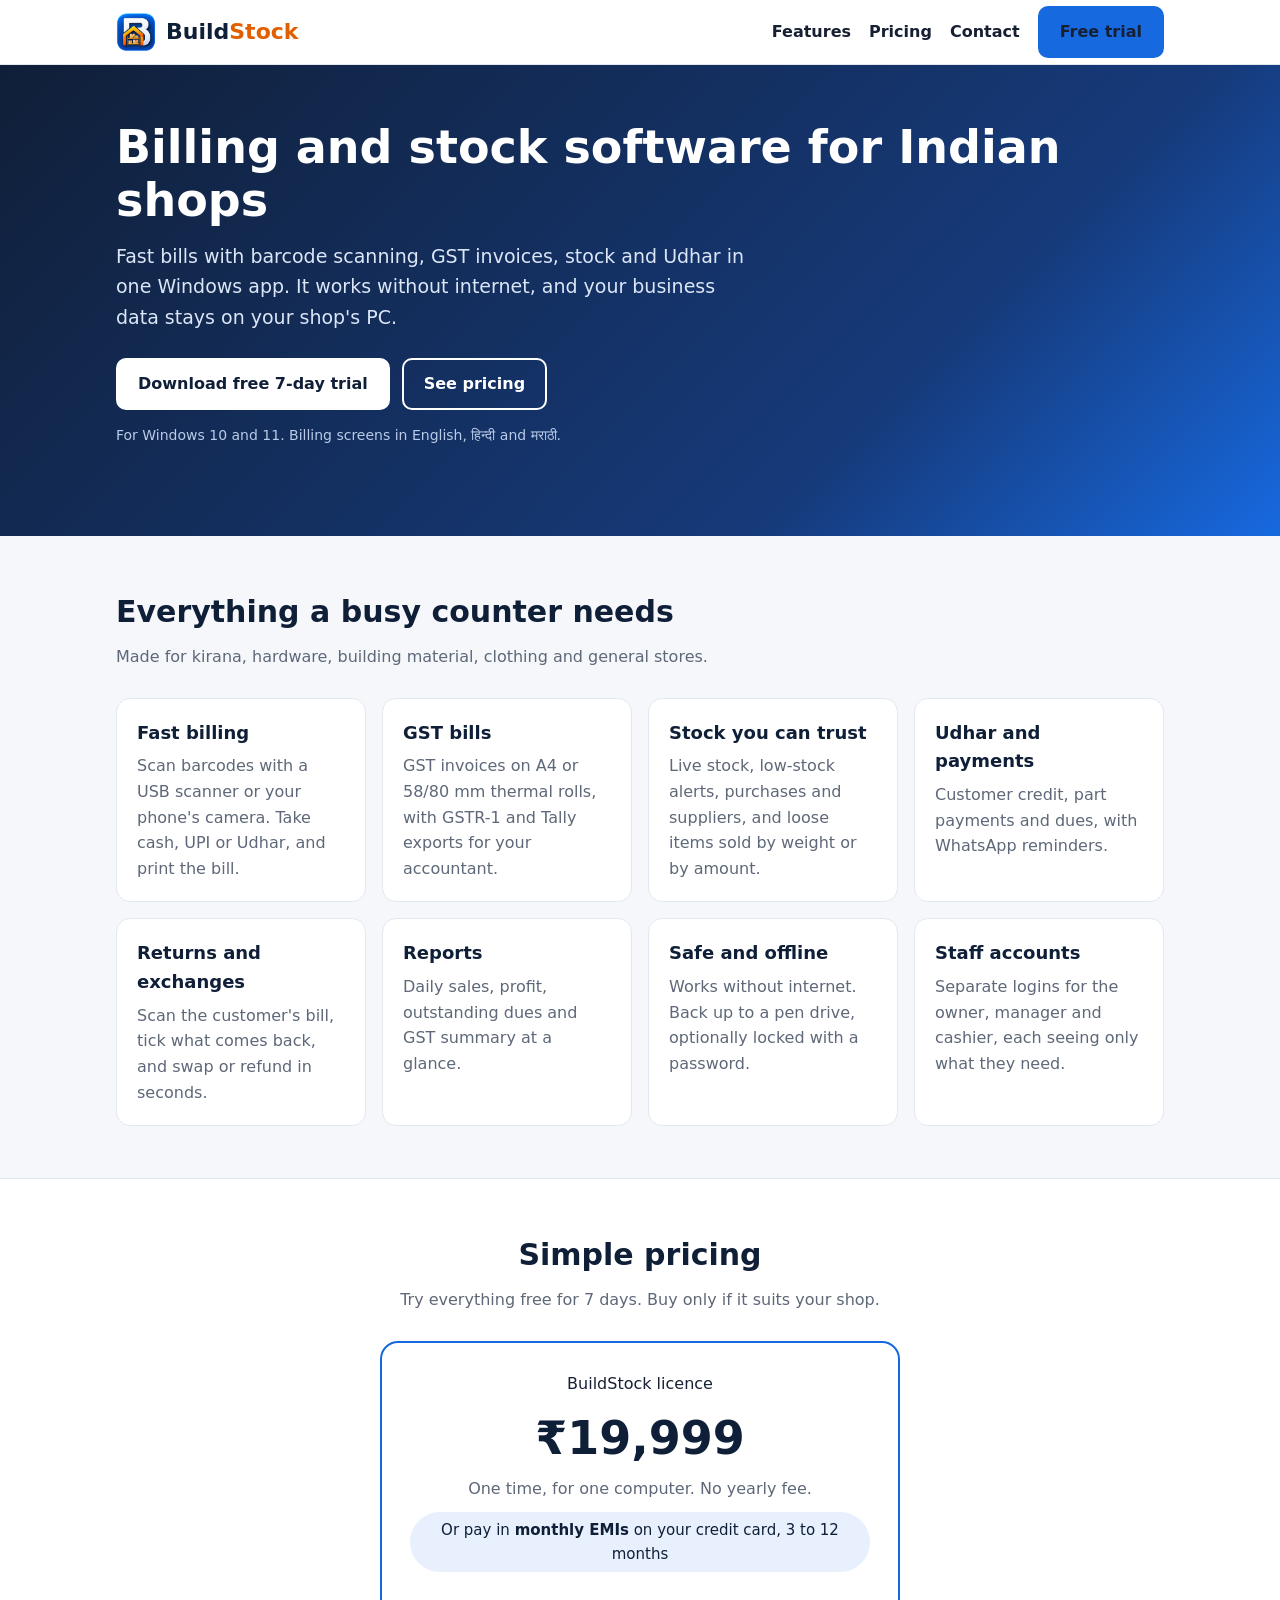
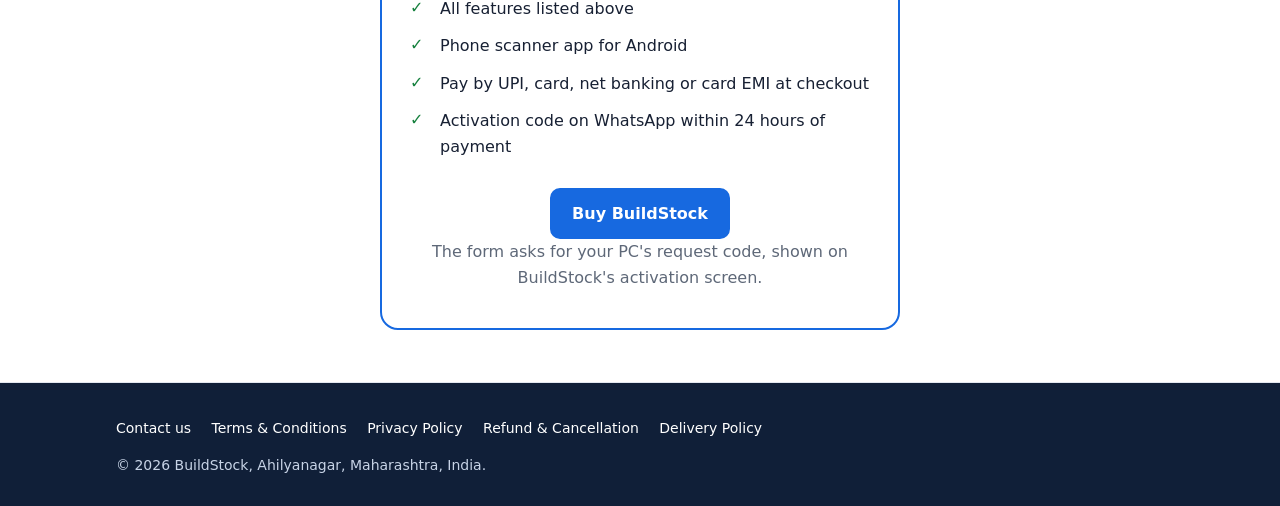
<file: index.html>
<!doctype html>
<html lang="en">
<head>
<meta charset="utf-8">
<meta name="viewport" content="width=device-width, initial-scale=1">
<title>BuildStock: billing and stock software for Indian shops</title>
<meta name="description" content="BuildStock is Windows billing and stock software for Indian shops: fast barcode billing, GST bills, stock, Udhar and reports. Works offline. ₹19,999 one time, 7-day free trial.">
<meta property="og:title" content="BuildStock: billing and stock software for Indian shops">
<meta property="og:description" content="Fast barcode billing, GST bills, stock and Udhar in one Windows app. Works offline. 7-day free trial.">
<meta property="og:image" content="img/logo-512.png">
<link rel="icon" href="favicon.png">
<link rel="stylesheet" href="style.css">
</head>
<body>
<header class="site-header">
  <div class="wrap">
    <a class="brand" href="index.html"><img src="img/icon-128.png" alt="" width="40" height="40"><span>Build<span class="stock">Stock</span></span></a>
    <nav class="nav">
      <a href="#features">Features</a>
      <a href="#pricing">Pricing</a>
      <a href="contact.html">Contact</a>
      <a class="btn btn-primary" href="https://github.com/h2230978-png/buildstock-releases/releases/latest">Free trial</a>
    </nav>
  </div>
</header>

<main>
  <section class="hero">
    <div class="wrap">
      <h1>Billing and stock software for Indian shops</h1>
      <p>Fast bills with barcode scanning, GST invoices, stock and Udhar in one Windows app. It works without internet, and your business data stays on your shop's PC.</p>
      <div class="actions">
        <a class="btn btn-light" href="https://github.com/h2230978-png/buildstock-releases/releases/latest">Download free 7-day trial</a>
        <a class="btn btn-ghost" href="#pricing">See pricing</a>
      </div>
      <p class="note">For Windows 10 and 11. Billing screens in English, हिन्दी and मराठी.</p>
    </div>
  </section>

  <section id="features">
    <div class="wrap">
      <h2>Everything a busy counter needs</h2>
      <p class="lead">Made for kirana, hardware, building material, clothing and general stores.</p>
      <div class="grid">
        <div class="card"><h3>Fast billing</h3><p>Scan barcodes with a USB scanner or your phone's camera. Take cash, UPI or Udhar, and print the bill.</p></div>
        <div class="card"><h3>GST bills</h3><p>GST invoices on A4 or 58/80 mm thermal rolls, with GSTR-1 and Tally exports for your accountant.</p></div>
        <div class="card"><h3>Stock you can trust</h3><p>Live stock, low-stock alerts, purchases and suppliers, and loose items sold by weight or by amount.</p></div>
        <div class="card"><h3>Udhar and payments</h3><p>Customer credit, part payments and dues, with WhatsApp reminders.</p></div>
        <div class="card"><h3>Returns and exchanges</h3><p>Scan the customer's bill, tick what comes back, and swap or refund in seconds.</p></div>
        <div class="card"><h3>Reports</h3><p>Daily sales, profit, outstanding dues and GST summary at a glance.</p></div>
        <div class="card"><h3>Safe and offline</h3><p>Works without internet. Back up to a pen drive, optionally locked with a password.</p></div>
        <div class="card"><h3>Staff accounts</h3><p>Separate logins for the owner, manager and cashier, each seeing only what they need.</p></div>
      </div>
    </div>
  </section>

  <section id="pricing" class="pricing">
    <div class="wrap">
      <h2 style="text-align:center">Simple pricing</h2>
      <p class="lead" style="text-align:center; margin-left:auto; margin-right:auto">Try everything free for 7 days. Buy only if it suits your shop.</p>
      <div class="price-card">
        <div>BuildStock licence</div>
        <p class="price">₹19,999</p>
        <p class="price-sub">One time, for one computer. No yearly fee.</p>
        <p class="price-emi">Or pay in <b>monthly EMIs</b> on your credit card, 3 to 12 months</p>
        <ul class="ticks">
          <li>All features listed above</li>
          <li>Phone scanner app for Android</li>
          <li>Pay by UPI, card, net banking or card EMI at checkout</li>
          <li>Activation code on WhatsApp within 24 hours of payment</li>
        </ul>
        <a class="btn btn-primary" href="https://payments.cashfree.com/forms/buildstock">Buy BuildStock</a>
        <p class="price-sub">The form asks for your PC's request code, shown on BuildStock's activation screen.</p>
      </div>
    </div>
  </section>
</main>

<footer class="site-footer">
  <div class="wrap">
    <nav>
      <a href="contact.html">Contact us</a>
      <a href="terms.html">Terms &amp; Conditions</a>
      <a href="privacy.html">Privacy Policy</a>
      <a href="refund.html">Refund &amp; Cancellation</a>
      <a href="delivery.html">Delivery Policy</a>
    </nav>
    <p>© 2026 BuildStock, Ahilyanagar, Maharashtra, India.</p>
  </div>
</footer>
</body>
</html>
</file>
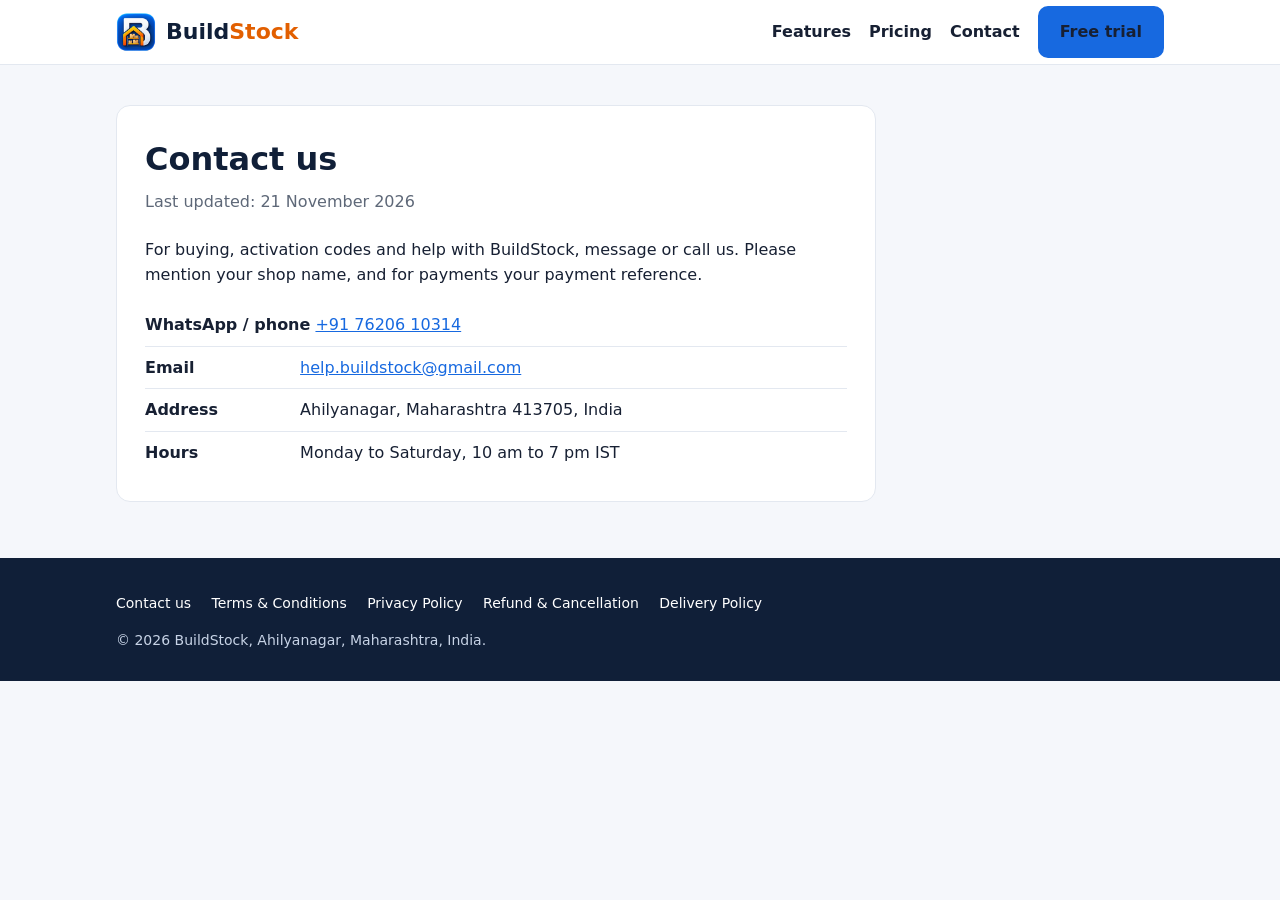
<file: contact.html>
<!doctype html>
<html lang="en">
<head>
<meta charset="utf-8">
<meta name="viewport" content="width=device-width, initial-scale=1">
<title>Contact us | BuildStock</title>
<meta name="description" content="Contact BuildStock for sales, activation codes and support.">
<link rel="icon" href="favicon.png">
<link rel="stylesheet" href="style.css">
</head>
<body>
<header class="site-header">
  <div class="wrap">
    <a class="brand" href="index.html"><img src="img/icon-128.png" alt="" width="40" height="40"><span>Build<span class="stock">Stock</span></span></a>
    <nav class="nav">
      <a href="index.html#features">Features</a>
      <a href="index.html#pricing">Pricing</a>
      <a href="contact.html">Contact</a>
      <a class="btn btn-primary" href="https://github.com/h2230978-png/buildstock-releases/releases/latest">Free trial</a>
    </nav>
  </div>
</header>
<main class="page">
  <div class="wrap">
    <article>
      <h1>Contact us</h1>
      <p class="updated">Last updated: 21 November 2026</p>
      <p>For buying, activation codes and help with BuildStock, message or call us. Please mention your shop name, and for payments your payment reference.</p>
      <ul class="contact-list">
        <li><b>WhatsApp / phone</b> <a href="https://wa.me/917620610314">+91 76206 10314</a></li>
        <li><b>Email</b> <a href="mailto:help.buildstock@gmail.com">help.buildstock@gmail.com</a></li>
        <li><b>Address</b> Ahilyanagar, Maharashtra 413705, India</li>
        <li><b>Hours</b> Monday to Saturday, 10 am to 7 pm IST</li>
      </ul>
    </article>
  </div>
</main>
<footer class="site-footer">
  <div class="wrap">
    <nav>
      <a href="contact.html">Contact us</a>
      <a href="terms.html">Terms &amp; Conditions</a>
      <a href="privacy.html">Privacy Policy</a>
      <a href="refund.html">Refund &amp; Cancellation</a>
      <a href="delivery.html">Delivery Policy</a>
    </nav>
    <p>© 2026 BuildStock, Ahilyanagar, Maharashtra, India.</p>
  </div>
</footer>
</body>
</html>
</file>
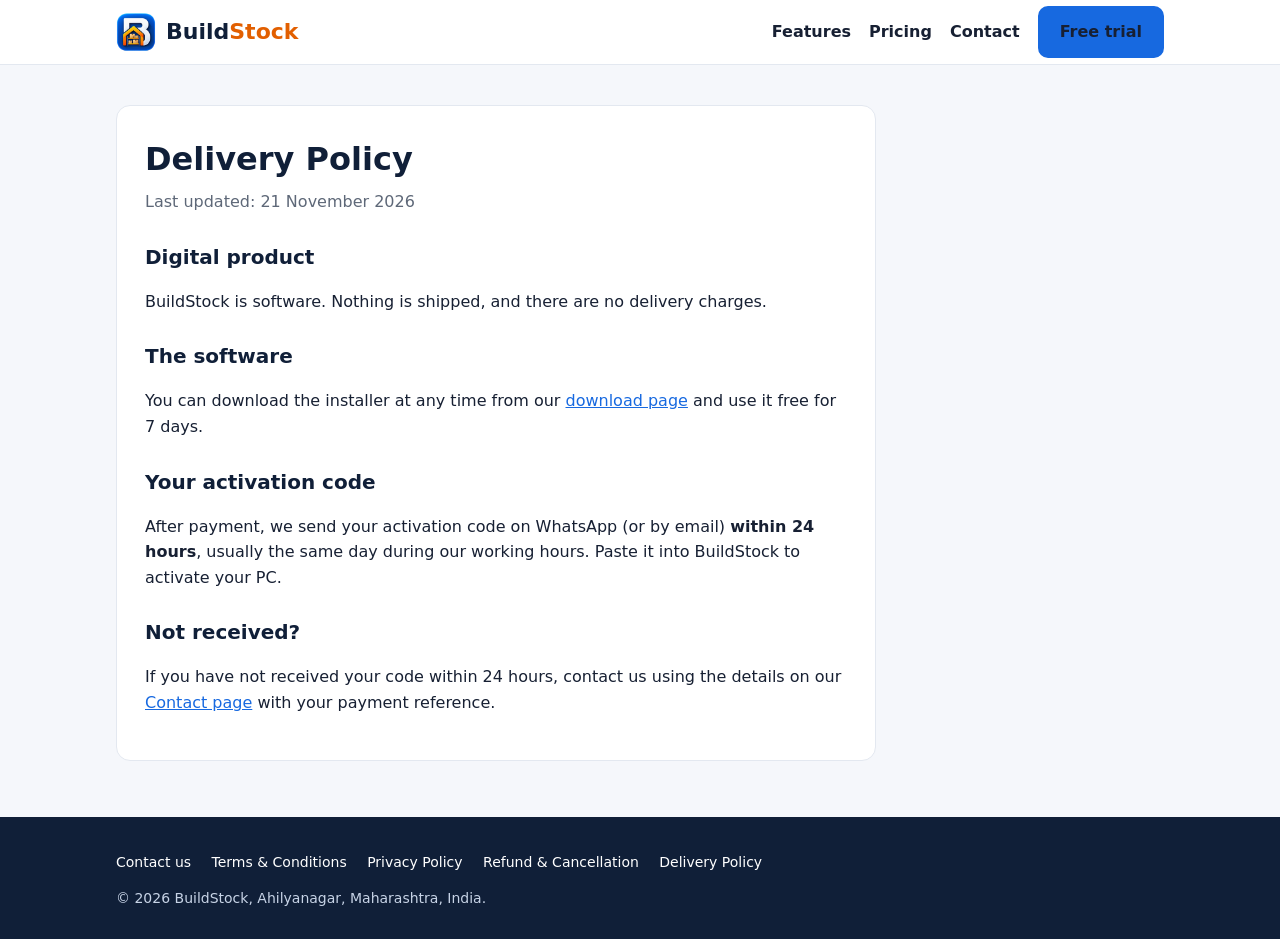
<file: delivery.html>
<!doctype html>
<html lang="en">
<head>
<meta charset="utf-8">
<meta name="viewport" content="width=device-width, initial-scale=1">
<title>Delivery Policy | BuildStock</title>
<meta name="description" content="How BuildStock and its activation code are delivered.">
<link rel="icon" href="favicon.png">
<link rel="stylesheet" href="style.css">
</head>
<body>
<header class="site-header">
  <div class="wrap">
    <a class="brand" href="index.html"><img src="img/icon-128.png" alt="" width="40" height="40"><span>Build<span class="stock">Stock</span></span></a>
    <nav class="nav">
      <a href="index.html#features">Features</a>
      <a href="index.html#pricing">Pricing</a>
      <a href="contact.html">Contact</a>
      <a class="btn btn-primary" href="https://github.com/h2230978-png/buildstock-releases/releases/latest">Free trial</a>
    </nav>
  </div>
</header>
<main class="page">
  <div class="wrap">
    <article>
      <h1>Delivery Policy</h1>
      <p class="updated">Last updated: 21 November 2026</p>
      <h2>Digital product</h2>
      <p>BuildStock is software. Nothing is shipped, and there are no delivery charges.</p>
      <h2>The software</h2>
      <p>You can download the installer at any time from our <a href="https://github.com/h2230978-png/buildstock-releases/releases/latest">download page</a> and use it free for 7 days.</p>
      <h2>Your activation code</h2>
      <p>After payment, we send your activation code on WhatsApp (or by email) <b>within 24 hours</b>, usually the same day during our working hours. Paste it into BuildStock to activate your PC.</p>
      <h2>Not received?</h2>
      <p>If you have not received your code within 24 hours, contact us using the details on our <a href="contact.html">Contact page</a> with your payment reference.</p>
    </article>
  </div>
</main>
<footer class="site-footer">
  <div class="wrap">
    <nav>
      <a href="contact.html">Contact us</a>
      <a href="terms.html">Terms &amp; Conditions</a>
      <a href="privacy.html">Privacy Policy</a>
      <a href="refund.html">Refund &amp; Cancellation</a>
      <a href="delivery.html">Delivery Policy</a>
    </nav>
    <p>© 2026 BuildStock, Ahilyanagar, Maharashtra, India.</p>
  </div>
</footer>
</body>
</html>
</file>
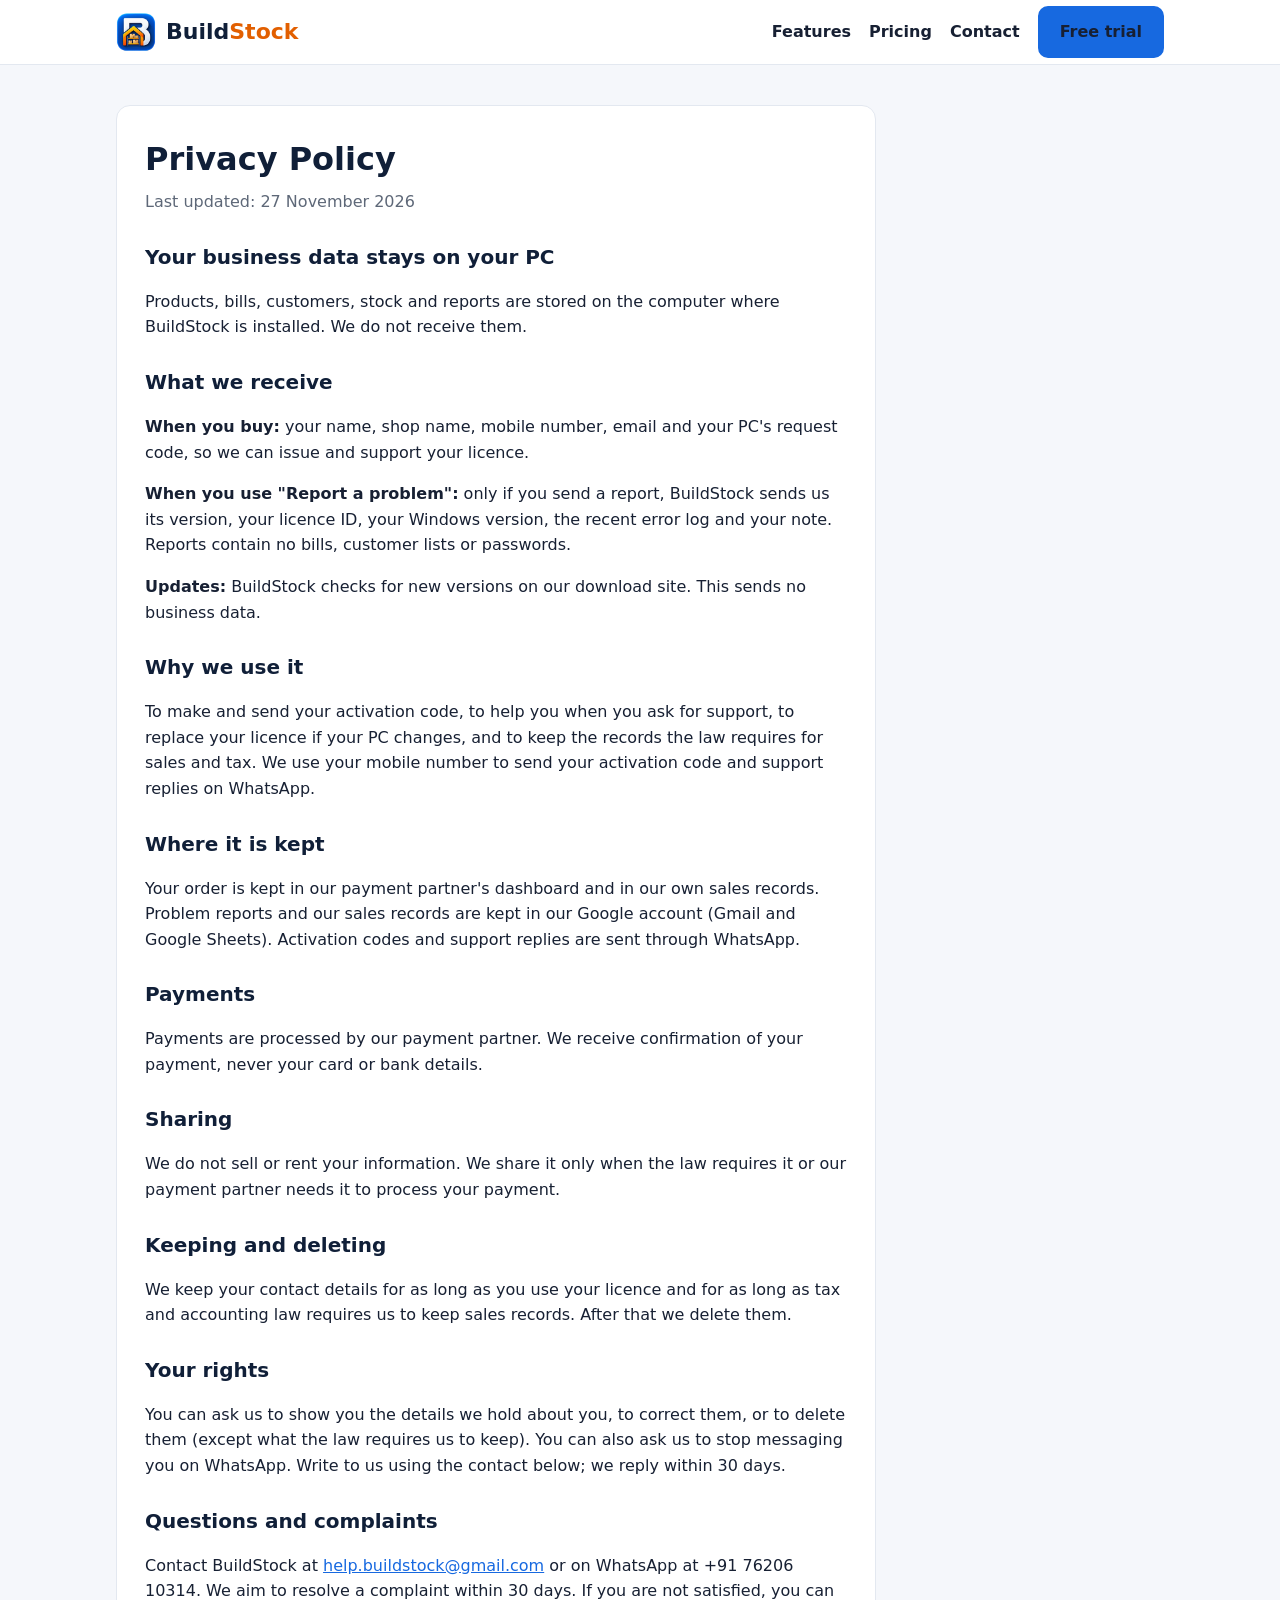
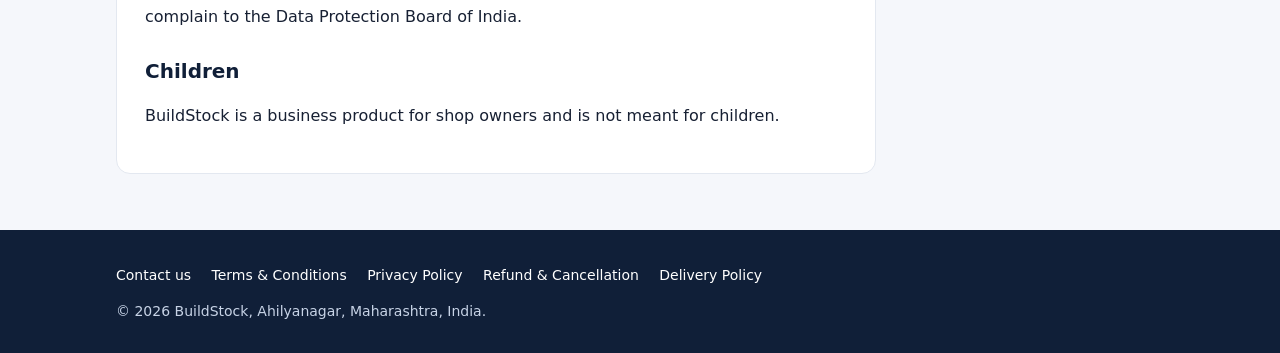
<file: privacy.html>
<!doctype html>
<html lang="en">
<head>
<meta charset="utf-8">
<meta name="viewport" content="width=device-width, initial-scale=1">
<title>Privacy Policy | BuildStock</title>
<meta name="description" content="How BuildStock handles your information.">
<link rel="icon" href="favicon.png">
<link rel="stylesheet" href="style.css">
</head>
<body>
<header class="site-header">
  <div class="wrap">
    <a class="brand" href="index.html"><img src="img/icon-128.png" alt="" width="40" height="40"><span>Build<span class="stock">Stock</span></span></a>
    <nav class="nav">
      <a href="index.html#features">Features</a>
      <a href="index.html#pricing">Pricing</a>
      <a href="contact.html">Contact</a>
      <a class="btn btn-primary" href="https://github.com/h2230978-png/buildstock-releases/releases/latest">Free trial</a>
    </nav>
  </div>
</header>
<main class="page">
  <div class="wrap">
    <article>
      <h1>Privacy Policy</h1>
      <p class="updated">Last updated: 27 November 2026</p>
      <h2>Your business data stays on your PC</h2>
      <p>Products, bills, customers, stock and reports are stored on the computer where BuildStock is installed. We do not receive them.</p>
      <h2>What we receive</h2>
      <p><b>When you buy:</b> your name, shop name, mobile number, email and your PC's request code, so we can issue and support your licence.</p>
      <p><b>When you use "Report a problem":</b> only if you send a report, BuildStock sends us its version, your licence ID, your Windows version, the recent error log and your note. Reports contain no bills, customer lists or passwords.</p>
      <p><b>Updates:</b> BuildStock checks for new versions on our download site. This sends no business data.</p>
      <h2>Why we use it</h2>
      <p>To make and send your activation code, to help you when you ask for support, to replace your licence if your PC changes, and to keep the records the law requires for sales and tax. We use your mobile number to send your activation code and support replies on WhatsApp.</p>
      <h2>Where it is kept</h2>
      <p>Your order is kept in our payment partner's dashboard and in our own sales records. Problem reports and our sales records are kept in our Google account (Gmail and Google Sheets). Activation codes and support replies are sent through WhatsApp.</p>
      <h2>Payments</h2>
      <p>Payments are processed by our payment partner. We receive confirmation of your payment, never your card or bank details.</p>
      <h2>Sharing</h2>
      <p>We do not sell or rent your information. We share it only when the law requires it or our payment partner needs it to process your payment.</p>
      <h2>Keeping and deleting</h2>
      <p>We keep your contact details for as long as you use your licence and for as long as tax and accounting law requires us to keep sales records. After that we delete them.</p>
      <h2>Your rights</h2>
      <p>You can ask us to show you the details we hold about you, to correct them, or to delete them (except what the law requires us to keep). You can also ask us to stop messaging you on WhatsApp. Write to us using the contact below; we reply within 30 days.</p>
      <h2>Questions and complaints</h2>
      <p>Contact BuildStock at <a href="mailto:help.buildstock@gmail.com">help.buildstock@gmail.com</a> or on WhatsApp at +91 76206 10314. We aim to resolve a complaint within 30 days. If you are not satisfied, you can complain to the Data Protection Board of India.</p>
      <h2>Children</h2>
      <p>BuildStock is a business product for shop owners and is not meant for children.</p>
    </article>
  </div>
</main>
<footer class="site-footer">
  <div class="wrap">
    <nav>
      <a href="contact.html">Contact us</a>
      <a href="terms.html">Terms &amp; Conditions</a>
      <a href="privacy.html">Privacy Policy</a>
      <a href="refund.html">Refund &amp; Cancellation</a>
      <a href="delivery.html">Delivery Policy</a>
    </nav>
    <p>© 2026 BuildStock, Ahilyanagar, Maharashtra, India.</p>
  </div>
</footer>
</body>
</html>
</file>
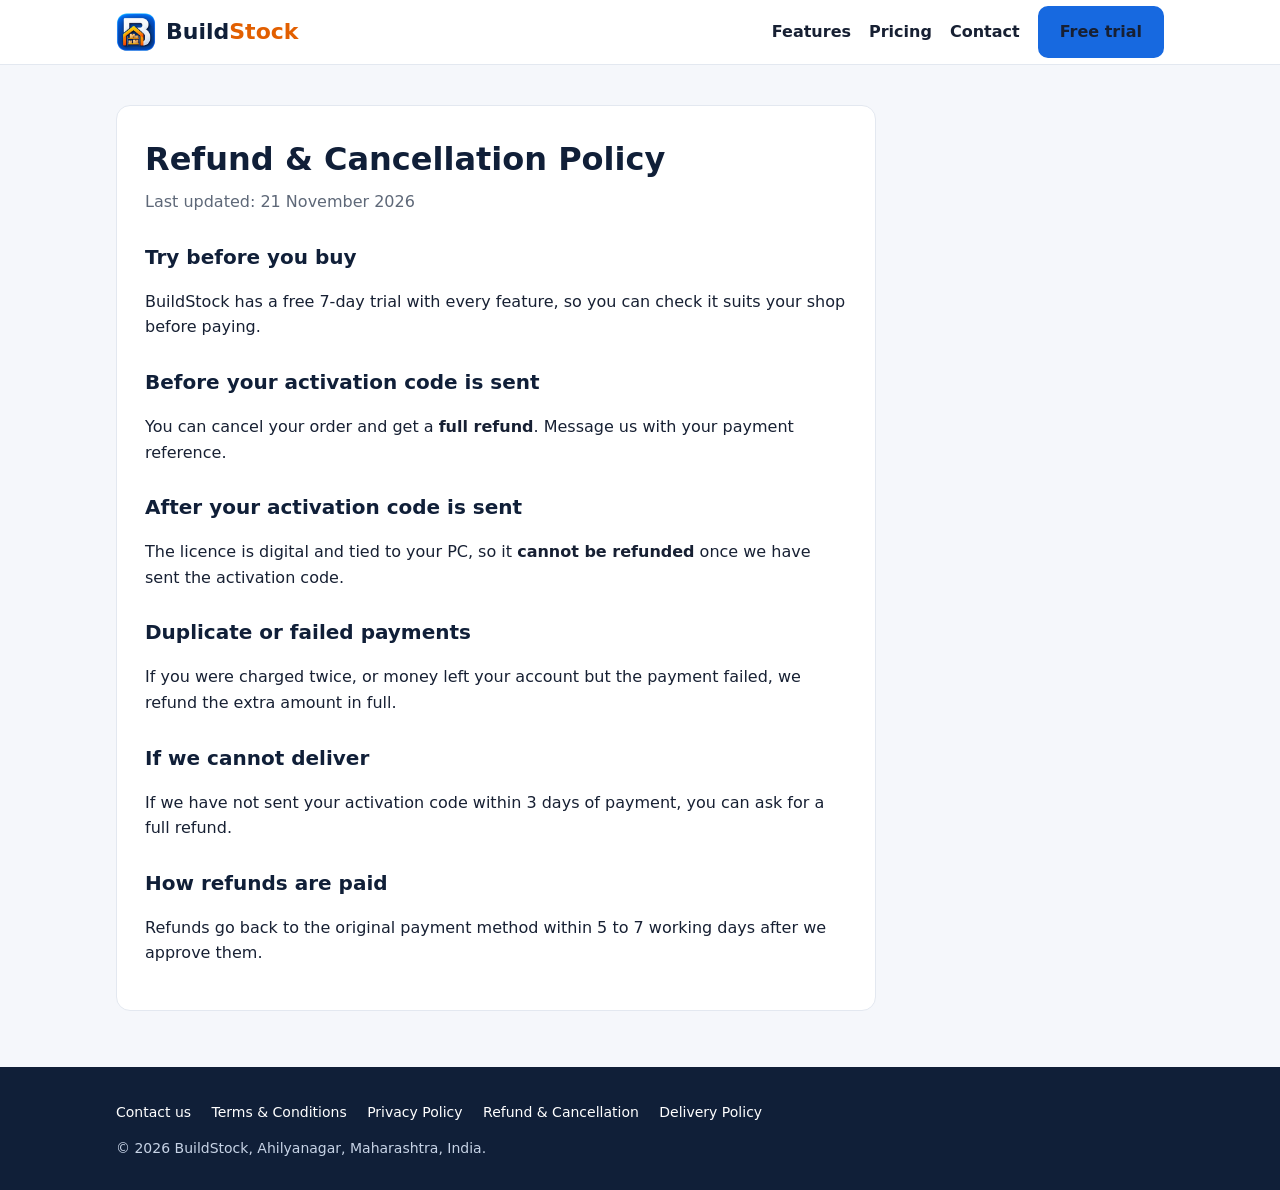
<file: refund.html>
<!doctype html>
<html lang="en">
<head>
<meta charset="utf-8">
<meta name="viewport" content="width=device-width, initial-scale=1">
<title>Refund &amp; Cancellation Policy | BuildStock</title>
<meta name="description" content="Refunds and cancellations for BuildStock licences.">
<link rel="icon" href="favicon.png">
<link rel="stylesheet" href="style.css">
</head>
<body>
<header class="site-header">
  <div class="wrap">
    <a class="brand" href="index.html"><img src="img/icon-128.png" alt="" width="40" height="40"><span>Build<span class="stock">Stock</span></span></a>
    <nav class="nav">
      <a href="index.html#features">Features</a>
      <a href="index.html#pricing">Pricing</a>
      <a href="contact.html">Contact</a>
      <a class="btn btn-primary" href="https://github.com/h2230978-png/buildstock-releases/releases/latest">Free trial</a>
    </nav>
  </div>
</header>
<main class="page">
  <div class="wrap">
    <article>
      <h1>Refund &amp; Cancellation Policy</h1>
      <p class="updated">Last updated: 21 November 2026</p>
      <h2>Try before you buy</h2>
      <p>BuildStock has a free 7-day trial with every feature, so you can check it suits your shop before paying.</p>
      <h2>Before your activation code is sent</h2>
      <p>You can cancel your order and get a <b>full refund</b>. Message us with your payment reference.</p>
      <h2>After your activation code is sent</h2>
      <p>The licence is digital and tied to your PC, so it <b>cannot be refunded</b> once we have sent the activation code.</p>
      <h2>Duplicate or failed payments</h2>
      <p>If you were charged twice, or money left your account but the payment failed, we refund the extra amount in full.</p>
      <h2>If we cannot deliver</h2>
      <p>If we have not sent your activation code within 3 days of payment, you can ask for a full refund.</p>
      <h2>How refunds are paid</h2>
      <p>Refunds go back to the original payment method within 5 to 7 working days after we approve them.</p>
    </article>
  </div>
</main>
<footer class="site-footer">
  <div class="wrap">
    <nav>
      <a href="contact.html">Contact us</a>
      <a href="terms.html">Terms &amp; Conditions</a>
      <a href="privacy.html">Privacy Policy</a>
      <a href="refund.html">Refund &amp; Cancellation</a>
      <a href="delivery.html">Delivery Policy</a>
    </nav>
    <p>© 2026 BuildStock, Ahilyanagar, Maharashtra, India.</p>
  </div>
</footer>
</body>
</html>
</file>
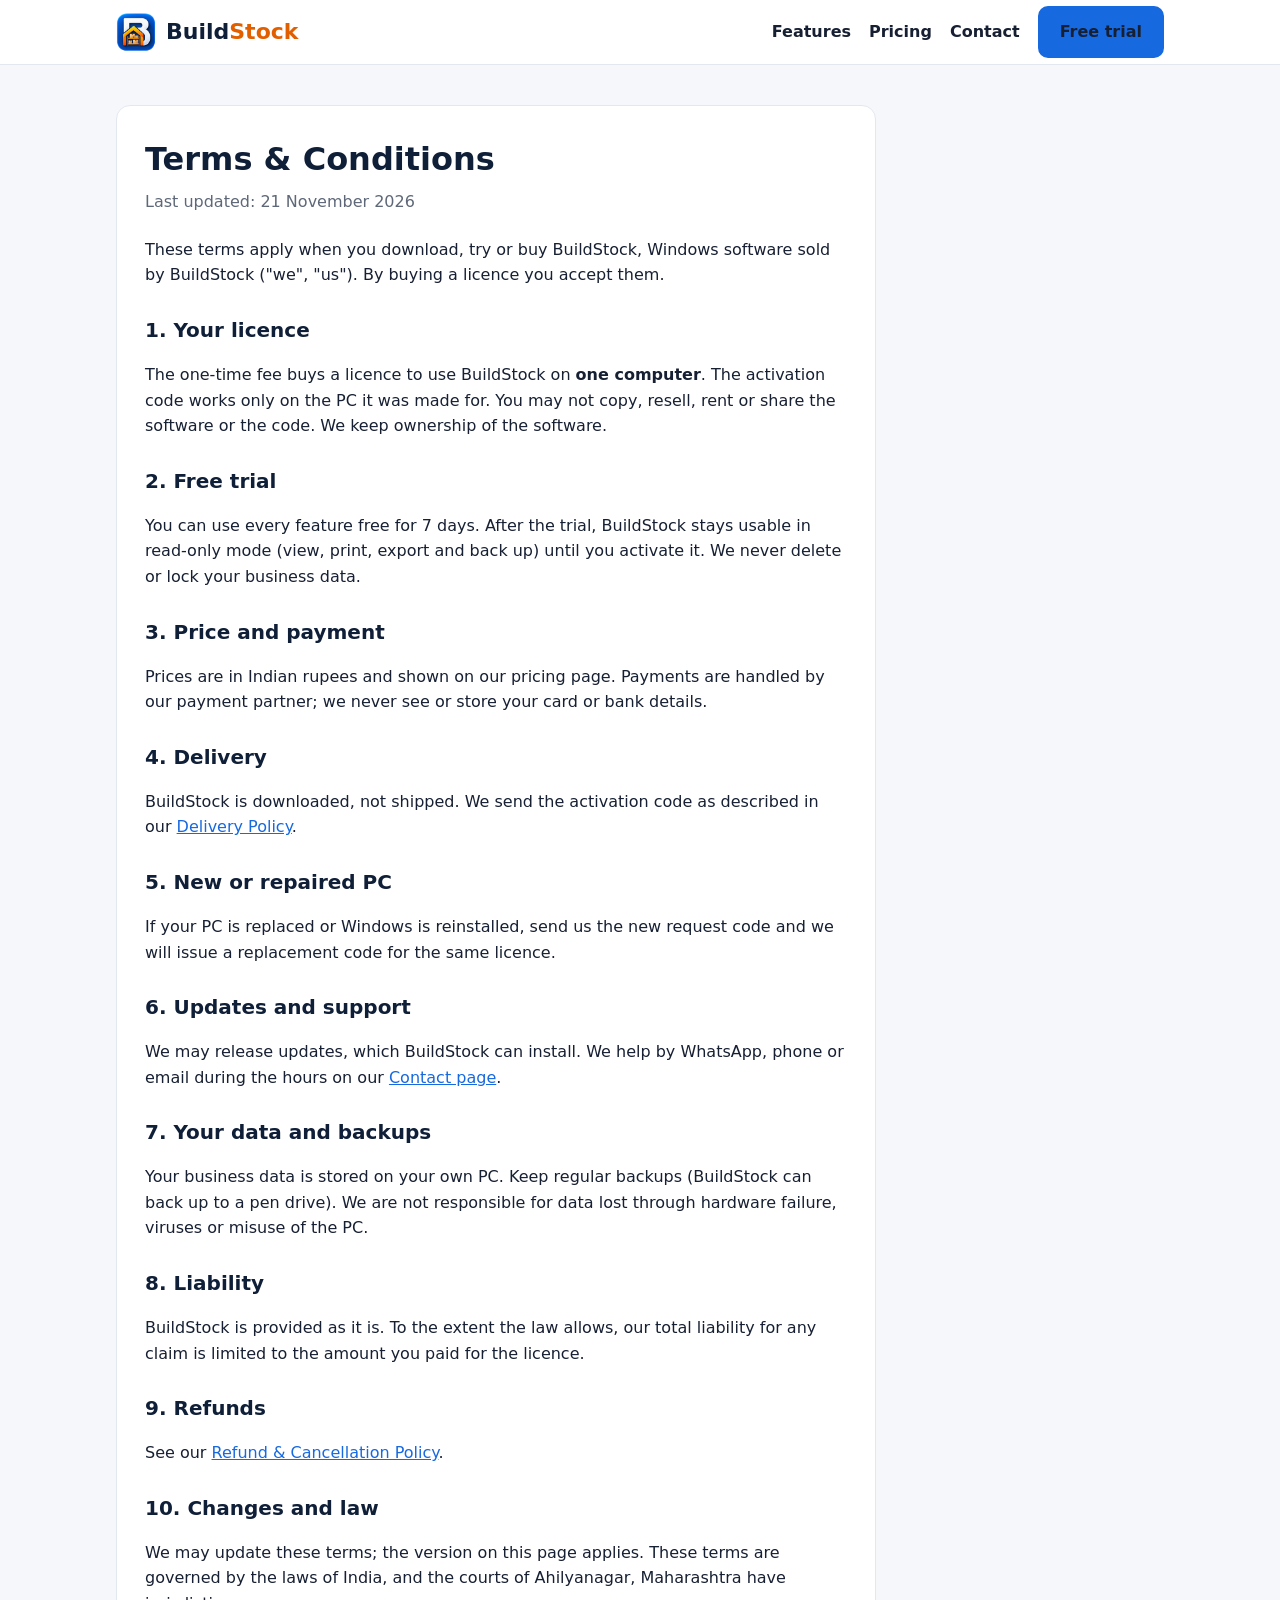
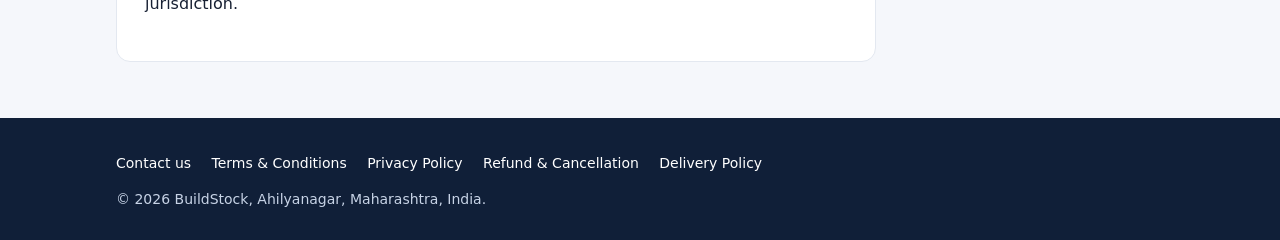
<file: terms.html>
<!doctype html>
<html lang="en">
<head>
<meta charset="utf-8">
<meta name="viewport" content="width=device-width, initial-scale=1">
<title>Terms &amp; Conditions | BuildStock</title>
<meta name="description" content="Terms for buying and using BuildStock.">
<link rel="icon" href="favicon.png">
<link rel="stylesheet" href="style.css">
</head>
<body>
<header class="site-header">
  <div class="wrap">
    <a class="brand" href="index.html"><img src="img/icon-128.png" alt="" width="40" height="40"><span>Build<span class="stock">Stock</span></span></a>
    <nav class="nav">
      <a href="index.html#features">Features</a>
      <a href="index.html#pricing">Pricing</a>
      <a href="contact.html">Contact</a>
      <a class="btn btn-primary" href="https://github.com/h2230978-png/buildstock-releases/releases/latest">Free trial</a>
    </nav>
  </div>
</header>
<main class="page">
  <div class="wrap">
    <article>
      <h1>Terms &amp; Conditions</h1>
      <p class="updated">Last updated: 21 November 2026</p>
      <p>These terms apply when you download, try or buy BuildStock, Windows software sold by BuildStock ("we", "us"). By buying a licence you accept them.</p>
      <h2>1. Your licence</h2>
      <p>The one-time fee buys a licence to use BuildStock on <b>one computer</b>. The activation code works only on the PC it was made for. You may not copy, resell, rent or share the software or the code. We keep ownership of the software.</p>
      <h2>2. Free trial</h2>
      <p>You can use every feature free for 7 days. After the trial, BuildStock stays usable in read-only mode (view, print, export and back up) until you activate it. We never delete or lock your business data.</p>
      <h2>3. Price and payment</h2>
      <p>Prices are in Indian rupees and shown on our pricing page. Payments are handled by our payment partner; we never see or store your card or bank details.</p>
      <h2>4. Delivery</h2>
      <p>BuildStock is downloaded, not shipped. We send the activation code as described in our <a href="delivery.html">Delivery Policy</a>.</p>
      <h2>5. New or repaired PC</h2>
      <p>If your PC is replaced or Windows is reinstalled, send us the new request code and we will issue a replacement code for the same licence.</p>
      <h2>6. Updates and support</h2>
      <p>We may release updates, which BuildStock can install. We help by WhatsApp, phone or email during the hours on our <a href="contact.html">Contact page</a>.</p>
      <h2>7. Your data and backups</h2>
      <p>Your business data is stored on your own PC. Keep regular backups (BuildStock can back up to a pen drive). We are not responsible for data lost through hardware failure, viruses or misuse of the PC.</p>
      <h2>8. Liability</h2>
      <p>BuildStock is provided as it is. To the extent the law allows, our total liability for any claim is limited to the amount you paid for the licence.</p>
      <h2>9. Refunds</h2>
      <p>See our <a href="refund.html">Refund &amp; Cancellation Policy</a>.</p>
      <h2>10. Changes and law</h2>
      <p>We may update these terms; the version on this page applies. These terms are governed by the laws of India, and the courts of Ahilyanagar, Maharashtra have jurisdiction.</p>
    </article>
  </div>
</main>
<footer class="site-footer">
  <div class="wrap">
    <nav>
      <a href="contact.html">Contact us</a>
      <a href="terms.html">Terms &amp; Conditions</a>
      <a href="privacy.html">Privacy Policy</a>
      <a href="refund.html">Refund &amp; Cancellation</a>
      <a href="delivery.html">Delivery Policy</a>
    </nav>
    <p>© 2026 BuildStock, Ahilyanagar, Maharashtra, India.</p>
  </div>
</footer>
</body>
</html>
</file>
<file: style.css>
:root {
  --blue: #1769e0;
  --blue-dark: #0f4fb0;
  --navy: #101f38;
  --text: #172033;
  --grey: #5e6878;
  --bg: #f5f7fb;
  --card: #ffffff;
  --border: #e3e8f0;
  --orange: #e25f00;
  --green: #15803d;
  --radius: 14px;
}

* { box-sizing: border-box; }

html { -webkit-text-size-adjust: 100%; }

body {
  margin: 0;
  background: var(--bg);
  color: var(--text);
  font: 16px/1.6 "Segoe UI", system-ui, -apple-system, Roboto, "Noto Sans", Arial, sans-serif;
}

a { color: var(--blue); }

.wrap { max-width: 1080px; margin: 0 auto; padding: 0 16px; }

/* Header */
.site-header {
  background: var(--card);
  border-bottom: 1px solid var(--border);
  position: sticky;
  top: 0;
  z-index: 10;
}
.site-header .wrap {
  display: flex;
  align-items: center;
  justify-content: space-between;
  gap: 12px;
  min-height: 64px;
  flex-wrap: wrap;
}
.brand {
  display: flex;
  align-items: center;
  gap: 10px;
  text-decoration: none;
  font-weight: 800;
  font-size: 22px;
  color: var(--navy);
}
.brand img { width: 40px; height: 40px; }
.brand .stock { color: var(--orange); }
.nav { display: flex; align-items: center; gap: 18px; flex-wrap: wrap; }
.nav a { color: var(--text); text-decoration: none; font-weight: 600; }
.nav a:hover { color: var(--blue); }

/* Buttons */
.btn {
  display: inline-block;
  padding: 11px 20px;
  border-radius: 10px;
  font-weight: 700;
  text-decoration: none;
  border: 2px solid var(--blue);
}
.btn-primary { background: var(--blue); color: #fff; }
.btn-primary:hover { background: var(--blue-dark); border-color: var(--blue-dark); }
.btn-ghost { background: transparent; color: var(--blue); }
.btn-light { background: #fff; color: var(--navy); border-color: #fff; }

/* Hero */
.hero {
  background: linear-gradient(135deg, var(--navy), #163a7a 70%, var(--blue));
  color: #fff;
  padding: 56px 0 64px;
}
.hero h1 { font-size: clamp(30px, 5vw, 46px); line-height: 1.15; margin: 0 0 14px; }
.hero p { font-size: 19px; max-width: 640px; color: #dbe6f7; margin: 0 0 26px; }
.hero .actions { display: flex; gap: 12px; flex-wrap: wrap; }
.hero .btn-ghost { color: #fff; border-color: #fff; }
.hero .note { margin-top: 14px; font-size: 14px; color: #b9cbe8; }

/* Sections */
section { padding: 52px 0; }
h2 { font-size: 30px; margin: 0 0 8px; color: var(--navy); }
.lead { color: var(--grey); margin: 0 0 28px; max-width: 700px; }

.grid {
  display: grid;
  grid-template-columns: repeat(auto-fit, minmax(240px, 1fr));
  gap: 16px;
}
.card {
  background: var(--card);
  border: 1px solid var(--border);
  border-radius: var(--radius);
  padding: 20px;
}
.card h3 { margin: 0 0 6px; font-size: 18px; color: var(--navy); }
.card p { margin: 0; color: var(--grey); }

/* Pricing */
.pricing { background: var(--card); border-top: 1px solid var(--border); border-bottom: 1px solid var(--border); }
.price-card {
  max-width: 520px;
  margin: 0 auto;
  border: 2px solid var(--blue);
  border-radius: 18px;
  padding: 28px;
  text-align: center;
  background: var(--card);
}
.price { font-size: 46px; font-weight: 800; color: var(--navy); margin: 6px 0 0; }
.price-sub { color: var(--grey); margin: 0 0 10px; }
.price-emi { display: inline-block; margin: 0 0 18px; padding: 6px 14px; border-radius: 999px; background: #e8f0fd; color: var(--navy); font-size: 15px; }
.ticks { list-style: none; padding: 0; margin: 0 0 22px; text-align: left; }
.ticks li { padding: 6px 0 6px 30px; position: relative; }
.ticks li::before {
  content: "✓";
  position: absolute;
  left: 0;
  top: 5px;
  color: var(--green);
  font-weight: 800;
}

/* Steps */
.steps { counter-reset: step; list-style: none; padding: 0; margin: 0; }
.steps li {
  counter-increment: step;
  position: relative;
  padding: 0 0 18px 52px;
}
.steps li::before {
  content: counter(step);
  position: absolute;
  left: 0;
  top: 0;
  width: 36px;
  height: 36px;
  border-radius: 50%;
  background: var(--blue);
  color: #fff;
  font-weight: 800;
  display: grid;
  place-items: center;
}

/* Policy pages */
.page { padding: 40px 0 56px; }
.page article {
  max-width: 760px;
  background: var(--card);
  border: 1px solid var(--border);
  border-radius: var(--radius);
  padding: 28px;
}
.page h1 { margin: 0 0 4px; color: var(--navy); font-size: 32px; }
.page .updated { color: var(--grey); margin: 0 0 22px; }
.page h2 { font-size: 20px; margin: 26px 0 6px; }
.contact-list { list-style: none; padding: 0; margin: 0; }
.contact-list li { padding: 8px 0; border-bottom: 1px solid var(--border); }
.contact-list li:last-child { border-bottom: 0; }
.contact-list b { display: inline-block; min-width: 150px; }

/* Footer */
.site-footer { background: var(--navy); color: #c7d3e6; padding: 30px 0; font-size: 14px; }
.site-footer a { color: #fff; text-decoration: none; margin-right: 16px; display: inline-block; padding: 4px 0; }
.site-footer a:hover { text-decoration: underline; }
.site-footer p { margin: 10px 0 0; }

@media (max-width: 600px) {
  .nav { gap: 12px; font-size: 15px; }
  .hero { padding: 40px 0 46px; }
  .contact-list b { display: block; min-width: 0; }
  .page article { padding: 20px; }
}
</file>
